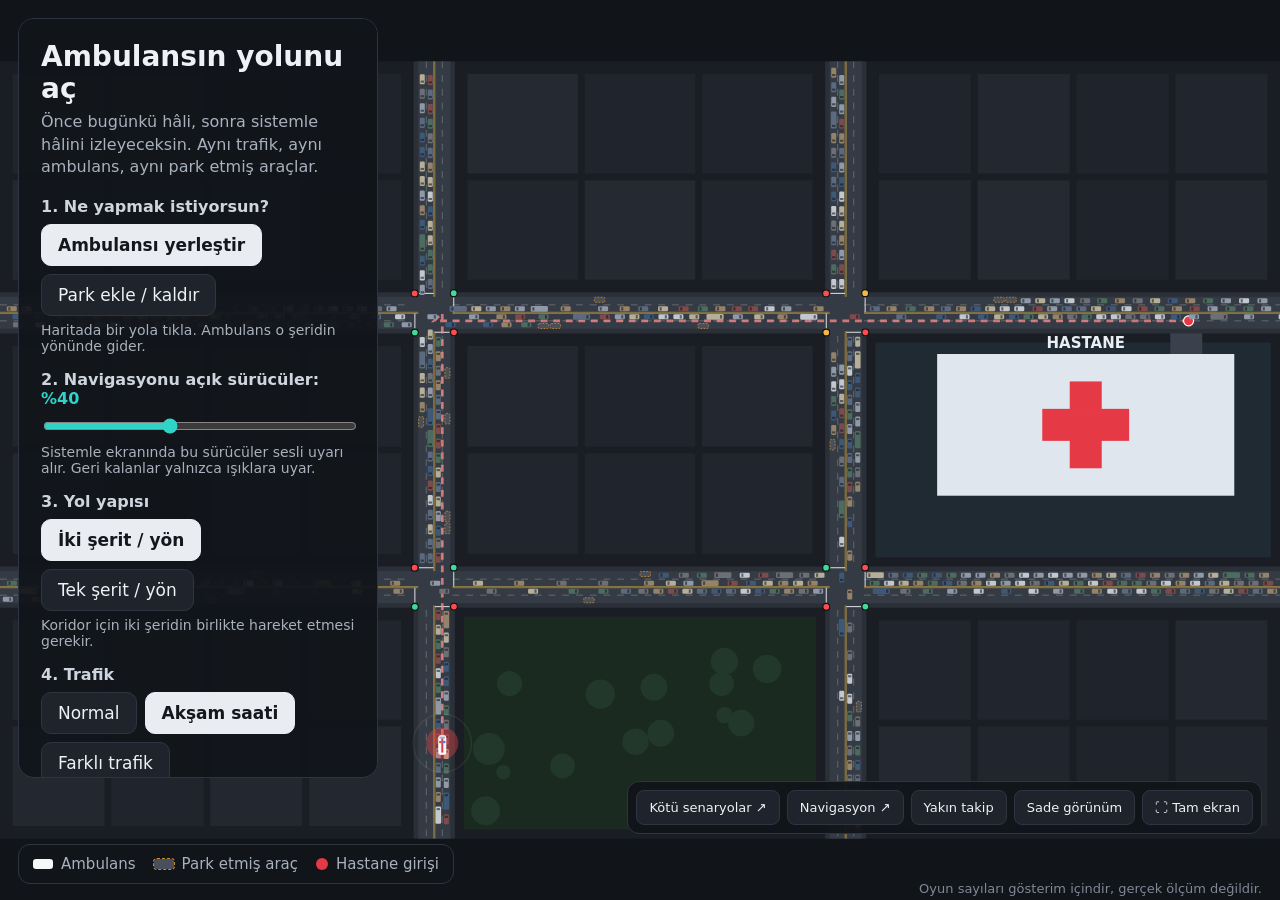
<file: index.html>
<!doctype html>
<html lang="tr">
<head>
<meta charset="utf-8">
<meta name="viewport" content="width=device-width,initial-scale=1">
<title>Ambulans Koridoru · Trafik Laboratuvarı</title>
<style>
:root{--bg:#14171c;--panel:rgba(18,21,26,.94);--text:#eef1f5;--muted:#a9b1bd;--green:#3ddc97;--red:#ff5a5f;--amber:#f5b942;--blue:#4f9dff;--teal:#2fd3c7;--line:#2f3540}
*{box-sizing:border-box}
html,body{margin:0;height:100%;background:var(--bg);color:var(--text);font-family:system-ui,-apple-system,"Segoe UI",Roboto,Arial,sans-serif;overflow:hidden}
canvas{display:block;width:100vw;height:100vh;cursor:crosshair}
.hidden{display:none!important}
button{font:inherit;color:inherit;cursor:pointer;border:1px solid var(--line);background:#1f242c;border-radius:10px;padding:10px 16px;font-size:17px}
button:hover{background:#272d37}
button.primary{background:var(--green);color:#0d1a14;border-color:var(--green);font-weight:700}
button.primary:hover{filter:brightness(1.07)}
button.on{background:#e9edf2;color:#14171c;border-color:#e9edf2;font-weight:700}
/* HUD */
#hud{position:fixed;top:18px;left:18px;display:flex;gap:14px;align-items:stretch;pointer-events:none}
.badge{background:var(--panel);border:1px solid var(--line);border-radius:14px;padding:14px 20px;display:flex;gap:16px;align-items:center}
.badge .num{width:46px;height:46px;border-radius:50%;display:flex;align-items:center;justify-content:center;font-weight:800;font-size:24px}
.badge .title{font-size:30px;font-weight:800;letter-spacing:.5px}
.badge .sub{font-size:16px;color:var(--muted);margin-top:2px;max-width:420px}
.stats{background:var(--panel);border:1px solid var(--line);border-radius:14px;padding:12px 18px;display:flex;gap:26px;align-items:center}
.stats div{display:flex;flex-direction:column;align-items:flex-start}
.stats b{font-size:30px;font-variant-numeric:tabular-nums;font-weight:800}
.stats span{font-size:14px;color:var(--muted)}
#ctrl{position:fixed;top:18px;right:18px;display:flex;gap:8px;background:var(--panel);border:1px solid var(--line);border-radius:14px;padding:8px}
#ctrl button{padding:8px 14px;font-size:16px}
#legend{position:fixed;left:18px;bottom:16px;background:var(--panel);border:1px solid var(--line);border-radius:12px;padding:10px 14px;display:flex;gap:18px;font-size:15px;color:var(--muted);flex-wrap:wrap;max-width:calc(100vw - 36px)}
#legend .it{display:flex;align-items:center;gap:8px}
#legend i{display:inline-block;width:20px;height:10px;border-radius:3px}
#legend .tag{font-weight:800;font-style:normal;padding:0 6px;border-radius:5px;font-size:14px}
#note{position:fixed;right:18px;bottom:16px;font-size:13px;color:#7f8896}
/* Setup panel */
#setup{position:fixed;top:18px;left:18px;width:360px;max-height:calc(100vh - 90px);overflow:auto;background:var(--panel);border:1px solid var(--line);border-radius:16px;padding:22px}
#setup h1{margin:0 0 6px;font-size:28px;line-height:1.15}
#setup p.lead{margin:0 0 18px;color:var(--muted);font-size:16px;line-height:1.4}
.step{margin:0 0 16px}
.step h3{margin:0 0 8px;font-size:16px;color:#cfd5de;font-weight:700}
.step .hint{font-size:14px;color:var(--muted);margin-top:6px}
.row{display:flex;gap:8px;flex-wrap:wrap}
input[type=range]{width:100%;accent-color:var(--teal)}
.big{width:100%;padding:16px;font-size:21px;margin-top:6px}
#navVal{font-weight:800;color:var(--teal)}
/* Cards */
.overlay{position:fixed;inset:0;display:flex;align-items:center;justify-content:center;background:rgba(10,12,15,.55)}
.card{background:var(--panel);border:1px solid var(--line);border-radius:20px;padding:34px 40px;max-width:720px;text-align:center}
.card .k{font-size:18px;color:var(--muted);letter-spacing:1px;text-transform:uppercase}
.card .v{font-size:64px;font-weight:800;margin:6px 0 4px;font-variant-numeric:tabular-nums}
.card .d{font-size:19px;color:var(--muted);margin-bottom:24px}
.card .row{justify-content:center}
/* Results */
#results{position:fixed;inset:0;background:var(--bg);overflow:auto;padding:36px 48px}
#results h1{font-size:40px;margin:0 0 4px}
#results .lead{color:var(--muted);font-size:18px;margin:0 0 26px}
.grid{display:grid;grid-template-columns:repeat(auto-fit,minmax(260px,1fr));gap:16px;margin-bottom:22px}
.m{background:#1b1f26;border:1px solid var(--line);border-radius:16px;padding:20px 22px}
.m .name{font-size:17px;color:var(--muted);margin-bottom:12px}
.m .pair{display:flex;align-items:baseline;gap:12px;font-variant-numeric:tabular-nums;flex-wrap:wrap}
.m .from{font-size:24px;color:#ff8f92;font-weight:700}
.m .arrow{color:var(--muted);font-size:22px}
.m .to{font-size:34px;color:var(--green);font-weight:800}
.m .chg{margin-top:10px;font-size:22px;font-weight:800}
.m .chg.good{color:var(--green)} .m .chg.bad{color:var(--red)} .m .chg.flat{color:var(--muted)}
.m .lbl{font-size:13px;color:#7f8896;margin-top:2px}
.world{background:#17201c;border:1px solid #264034;border-radius:16px;padding:20px 24px;margin-bottom:16px}
.world h2{margin:0 0 12px;font-size:22px}
.world ul{margin:0;padding-left:20px;font-size:18px;line-height:1.6}
.world .src{font-size:14px;color:#8fa79b}
.small{font-size:14px;color:#7f8896;margin:6px 0 20px}
#toast{position:fixed;left:50%;bottom:70px;transform:translateX(-50%);background:#2a1d1f;border:1px solid #6b2f33;color:#ffd7d8;padding:12px 18px;border-radius:12px;font-size:16px;opacity:0;transition:opacity .25s;pointer-events:none}
#toast.show{opacity:1}

.sessionbar{position:fixed;right:18px;bottom:66px;display:flex;gap:7px;z-index:4;background:var(--panel);padding:8px;border:1px solid var(--line);border-radius:12px}.sessionbar a,.sessionbar button{font-size:13px;padding:9px 12px;color:var(--text);text-decoration:none;display:inline-block;border:1px solid var(--line);border-radius:8px;background:#1f242c}button:focus-visible,a:focus-visible{outline:3px solid #fff;outline-offset:3px}#note{bottom:4px}#setup{max-height:calc(100dvh - 140px)}.inspect #setup,.inspect #hud,.inspect #legend,.inspect #note{display:none!important}.inspect #ctrl{opacity:.25}.inspect #ctrl:hover{opacity:1}.inspect .sessionbar{opacity:.3}.inspect .sessionbar:hover{opacity:1}@media(max-width:1100px){#hud{gap:8px;right:18px;flex-wrap:wrap;max-width:70vw}.badge .title{font-size:23px}.badge .sub{font-size:12px;max-width:320px}.stats b{font-size:21px}.stats{gap:16px}.stats span{font-size:11px}}@media(max-width:640px){#setup{width:calc(100vw - 28px);left:14px;top:14px;padding:16px;max-height:65dvh}#hud{top:10px;left:10px;right:10px;max-width:none;gap:5px}.badge{padding:8px}.badge .num{width:28px;height:28px;font-size:16px}.badge .title{font-size:19px}.badge .sub{max-width:240px;font-size:10px}.stats{padding:8px;gap:12px}.stats b{font-size:19px}.stats span{font-size:9px}#ctrl{top:auto;bottom:120px;left:10px;right:auto}#ctrl button{font-size:12px;padding:6px}.sessionbar{left:10px;right:10px;bottom:67px;justify-content:center;flex-wrap:wrap}.sessionbar a,.sessionbar button{font-size:11px;padding:7px}#legend{font-size:10px;gap:8px;left:10px;bottom:22px;max-width:calc(100vw - 20px)}#note{font-size:9px;right:10px}#results{padding:22px 15px 130px}.card{padding:25px 18px;max-width:94vw}.card .v{font-size:42px}}
#followInset{position:fixed;right:18px;bottom:133px;width:390px;height:265px;border:1px solid #506777;border-radius:13px;background:#161d25;overflow:hidden;pointer-events:none}#followInset strong{display:block;font-size:10px;letter-spacing:1.5px;padding:10px 13px;color:#c4dadf}#followCanvas{width:100%;height:230px;cursor:default}@media(max-width:640px){#followInset{width:250px;height:180px;bottom:180px}#followCanvas{height:146px}}

@media(max-width:699px){
#setup{top:auto;bottom:0;left:0;right:0;width:100%;max-height:46dvh;background:#12151a;border-radius:16px 16px 0 0;padding:14px 16px 18px;z-index:6}
#setup h1{font-size:22px}#setup p.lead{font-size:14px;margin-bottom:12px}.step{margin-bottom:12px}.step h3{font-size:15px}.step .hint{font-size:12px}
#setup button{font-size:15px;padding:9px 12px}#setup .big{padding:13px;font-size:18px}
#hud{top:8px;left:8px;right:8px;max-width:none;flex-direction:column;gap:6px}
.badge{padding:8px 12px;gap:10px}.badge .num{width:28px;height:28px;font-size:16px}.badge .title{font-size:19px}.badge .sub{font-size:11px;max-width:none}
.stats{padding:8px 12px;gap:10px;justify-content:space-between}.stats b{font-size:20px}.stats span{font-size:10px}
#legend{left:8px;right:8px;bottom:116px;max-width:none;flex-wrap:nowrap;overflow-x:auto;font-size:11px;gap:12px;padding:7px 10px;white-space:nowrap}
#ctrl{top:auto;left:8px;right:8px;bottom:60px;justify-content:space-between;padding:6px;gap:6px}
#ctrl button{flex:1;font-size:14px;padding:8px 4px;min-height:40px}
.sessionbar{left:8px;right:8px;bottom:8px;flex-wrap:nowrap;overflow-x:auto;justify-content:flex-start}
.sessionbar a,.sessionbar button{font-size:12px;padding:9px 10px;white-space:nowrap;flex:none}
#note{display:none}
#followInset{width:170px;height:122px;right:8px;bottom:auto;top:140px}#followCanvas{height:96px}
#toast{bottom:auto;top:50%;max-width:90vw;text-align:center}
}
</style>
</head>
<body>
<canvas id="c"></canvas><aside id="followInset" class="hidden"><strong>AMBULANSI YAKINDAN İZLE</strong><canvas id="followCanvas" aria-label="Ambulansın çevresinin büyütülmüş görünümü"></canvas></aside>

<div id="setup">
  <h1>Ambulansın yolunu aç</h1>
  <p class="lead">Önce bugünkü hâli, sonra sistemle hâlini izleyeceksin. Aynı trafik, aynı ambulans, aynı park etmiş araçlar.</p>
  <div class="step">
    <h3>1. Ne yapmak istiyorsun?</h3>
    <div class="row"><button id="mAmb" class="on">Ambulansı yerleştir</button><button id="mPark">Park ekle / kaldır</button></div>
    <div class="hint" id="modeHint">Haritada bir yola tıkla. Ambulans o şeridin yönünde gider.</div>
  </div>
  <div class="step">
    <h3>2. Navigasyonu açık sürücüler: <span id="navVal">%40</span></h3>
    <input id="nav" type="range" min="0" max="100" step="10" value="40">
    <div class="hint">Sistemle ekranında bu sürücüler sesli uyarı alır. Geri kalanlar yalnızca ışıklara uyar.</div>
  </div>
  <div class="step"><h3>3. Yol yapısı</h3><div class="row"><button id="roadWide" class="on">İki şerit / yön</button><button id="roadNarrow">Tek şerit / yön</button></div><div class="hint" id="roadHint">Koridor için iki şeridin birlikte hareket etmesi gerekir.</div></div>
  <div class="step">
    <h3>4. Trafik</h3>
    <div class="row"><button id="dNormal">Normal</button><button id="dAksam" class="on">Akşam saati</button><button id="dSeed" title="Aynı ayarlarla farklı araçlar">Farklı trafik</button></div>
    <div class="hint">Şu anki trafik yoğunluğu: <b id="congNow">%–</b> (hız, boş yol hızına göre ne kadar düşmüş)</div>
  </div>
  <button id="start" class="primary big">Başlat ▶</button>
</div>

<div id="hud" class="hidden">
  <div class="badge"><div class="num" id="pNum">1</div><div><div class="title" id="pTitle">BUGÜN</div><div class="sub" id="pSub"></div></div></div>
  <div class="stats">
    <div><b id="sTime">00:00</b><span>ambulansın süresi</span></div>
    <div><b id="sSpeed">0</b><span>km/sa şu an</span></div>
    <div><b id="sChaos">0</b><span>kaos anı</span></div>
    <div><b id="sCong">%0</b><span>trafik yoğunluğu</span></div>
  </div>
</div>
<div id="ctrl" class="hidden">
  <button data-sp="1">1×</button><button data-sp="3" class="on">3×</button><button data-sp="6">6×</button><button id="pause">❚❚</button><button id="back" title="Ayarlara dön">Ayarlar</button>
</div>
<div id="legend"></div>
<div id="note">Oyun sayıları gösterim içindir, gerçek ölçüm değildir.</div>

<div id="card" class="overlay hidden"><div class="card">
  <div class="k" id="cK">Bugün</div>
  <div class="v" id="cV">00:00</div>
  <div class="d" id="cD"></div>
  <div class="row"><button id="cAgain">Tekrar izle</button><button id="cNext" class="primary">Sistemle izle ▶</button></div>
</div></div>

<div id="results" class="hidden">
  <h1>Sonuç: aynı trafik, iki farklı gün</h1>
  <p class="lead" id="rLead"></p>
  <div class="grid" id="rGrid"></div>
  <div class="world"><h2>Bu sonuç ne anlatıyor?</h2><p>Rakamlar bu modelin varsayımlarından hesaplanır. Sürücülerin tepki süreleri, yol verme davranışı ve uyarı etkisi sahada kalibre edilmemiştir. Kaza olasılığı veya kurtarılan hayat sayısı hesaplanmaz.</p><p>Tek şeritli yolda yan koridor oluşmaz: ambulans öndeki kuyruğun çözülmesini bekler. Uyarı fiziksel alan yaratmaz.</p></div><p class="small">Araştırma kaynakları PROJE_NOTLARI.md dosyasındadır; buradaki gösterim bağımsız saha kanıtı değildir. Kötü senaryolar ayrı olay canlandırmalarıdır.</p>
  <div class="row"><button id="rAgain" class="primary">Tekrar oyna</button><button id="rSetup">Ayarları değiştir</button></div>
</div>
<div id="toast"></div><nav class="sessionbar" aria-label="Sunum sayfaları"><a href="senaryolar.html">Kötü senaryolar ↗</a><a href="navigasyon.html">Navigasyon ↗</a><button id="follow">Yakın takip</button><button id="focusMap">Sade görünüm</button><button id="fullScreen">⛶ Tam ekran</button></nav>

<script>
(() => {
'use strict';
/* ================= Yardımcılar ================= */
function mulberry32(a){return function(){a|=0;a=a+0x6D2B79F5|0;let t=Math.imul(a^a>>>15,1|a);t=t+Math.imul(t^t>>>7,61|t)^t;return((t^t>>>14)>>>0)/4294967296}}
function expo(r,rate){return -Math.log(1-r())/rate}
const clamp=(x,a,b)=>Math.max(a,Math.min(b,x));
function fmt(t){t=Math.max(0,Math.round(t));const m=Math.floor(t/60),s=t%60;return String(m).padStart(2,'0')+':'+String(s).padStart(2,'0')}

/* ================= Şehir geometrisi (metre) ================= */
const W=560,H=340,XS=[190,370],YS=[110,230],RW=7,OFF_IN=1.75,OFF_CURB=5.25,OFF_CORR=3.5,CAR_W=1.9;
const DEST={rd:'H0+',s:520};
const DT=0.1, WARM=360, MAXT=1800;
const DENS={normal:{H:520,V:170,fill:0.3,exit:false},aksam:{H:1500,V:460,fill:0.95,exit:true}};
const EXIT_C=40,EXIT_G=17; // harita dışındaki (görünmeyen) kavşaklar: çıkışlar da tıkalı // araç/saat/şerit
const G_H=50,G_V=12,T_Y=3,T_AR=2; // dikey yollar ~60 sn kırmızı / ~10 sn yeşil
const WARN_D=220, SIREN_D=35, PANIC_P=0.35; // siren: kapalı camlı araçta ~35 m
const AMB_V=16, AMB_CORR_V=8.5, AMB_LEN=6.5;
const A=1.4,B=2.0,S0=2.0,TH=1.2;
const COLORS=['#8f99a8','#c3c8cf','#5b6a7e','#3e5878','#7d4b4b','#6c6f75','#b5ae98','#4d6c60','#93836a'];

const inters=[];
for(let j=0;j<2;j++)for(let i=0;i<2;i++)inters.push({n:inters.length,i,j,x:XS[i],y:YS[j],cross:{H:[],V:[]}});
const interAt=(i,j)=>inters.find(t=>t.i===i&&t.j===j);
const lanes=[],rds={},rdList=[];
for(const axis of['H','V'])for(let r=0;r<2;r++)for(const dir of[1,-1]){
  const key=axis+r+(dir>0?'+':'-'),L=axis==='H'?W:H;
  const rd={key,axis,r,dir,L,lanes:[],inters:[]};
  for(let k=0;k<2;k++){
    const it=axis==='H'?interAt(k,r):interAt(r,k);
    const c=axis==='H'?XS[k]:YS[k];
    const sC=dir>0?c:L-c;
    rd.inters.push({it,sC,sStop:sC-RW-1.5,rd});
  }
  rd.inters.sort((a,b)=>a.sC-b.sC);
  for(const e of rd.inters)e.it.cross[axis].push(e);
  for(const idx of[0,1]){const lane={id:lanes.length,rd,idx,off:idx===0?OFF_CURB:OFF_IN};lanes.push(lane);rd.lanes.push(lane)}
  rds[key]=rd;rdList.push(rd);
}
function pos(rd,s,off){
  if(rd.axis==='H'){const x=rd.dir>0?s:W-s;return[x,YS[rd.r]+rd.dir*off,rd.dir>0?0:Math.PI]}
  const y=rd.dir>0?s:H-s;return[XS[rd.r]-rd.dir*off,y,rd.dir>0?Math.PI/2:-Math.PI/2];
}

/* ================= Rota ================= */
function findRoute(rdKey,s){
  let best=null,bestC=Infinity;
  (function dfs(key,s0,legs,cost,depth){
    const rd=rds[key];
    if(key===DEST.rd&&DEST.s>s0+1){const c=cost+DEST.s-s0;if(c<bestC){bestC=c;best=[...legs,{rd:key,sStart:s0,sEnd:DEST.s,turn:null}]}}
    if(depth>=3)return;
    for(const e of rd.inters){
      if(e.sC<s0+12)continue;
      const other=rd.axis==='H'?'V':'H';
      for(const ce of e.it.cross[other])dfs(ce.rd.key,ce.sC,[...legs,{rd:key,sStart:s0,sEnd:e.sC,turn:e.it}],cost+e.sC-s0+15,depth+1);
    }
  })(rdKey,s,[],0,0);
  return best;
}

/* ================= Sinyaller ================= */
function light(sg,axis){if(sg.phase!==axis)return'R';return sg.stage==='G'?'G':sg.stage==='Y'?'Y':'R'}
function stepSignal(sg,occ){
  sg.t+=DT;
  if(sg.stage==='G'){
    const g=sg.phase==='H'?G_H:G_V;
    if(sg.preempt){if(sg.preempt!==sg.phase){sg.stage='Y';sg.t=0}}
    else if(sg.t>=g){sg.stage='Y';sg.t=0}
  }else if(sg.stage==='Y'){
    if(sg.t>=T_Y){sg.stage='AR';sg.t=0}
  }else if(sg.t>=T_AR){
    const next=sg.preempt?sg.preempt:(sg.phase==='H'?'V':'H');const other=next==='H'?'V':'H';if(occ&&occ[other]>0)return;sg.phase=next;sg.stage='G';sg.t=0;
  }
}

/* ================= Dünya ================= */
function makeWorld(cfg){
  const w={cfg,mode:cfg.mode,t:0,veh:[],amb:null,chaos:0,nextId:1,sig:[],ls:[],items:lanes.map(()=>[]),occ:inters.map(()=>({H:0,V:0})),m:{othersV:0,othersN:0,warned:0}};
  inters.forEach((it,n)=>w.sig.push({n,phase:'H',stage:'G',t:[0,16,31,47][n],preempt:null}));
  const d=DENS[cfg.density];
  for(const l of lanes){const rng=mulberry32((cfg.seed*7919+l.id*104729+13)>>>0);const rate=cfg.singleLane&&l.idx===0?0:(l.rd.axis==='H'?d.H:d.V)/3600;w.ls[l.id]={rng,rate,next:expo(rng,rate),pending:[]}}
  w.parked=cfg.parked.map(p=>({lane:rds[p.rd].lanes[0],s:p.s,len:4.6,v:0,parked:true}));
  // başlangıçta tüm yolları araçla doldur (boş şehirden başlamasın)
  for(const l of lanes){
    if(cfg.singleLane&&l.idx===0)continue;
    const r=mulberry32((cfg.seed*15485863+l.id*7907+5)>>>0);let s=l.rd.L-2;
    while(s>6){
      const big=r()<0.08,len=big?7.5:4.4,vDes=11+4*r(),color=COLORS[Math.floor(r()*COLORS.length)],navU=r(),panicU=r(),react=0.8+2.2*r(),put=r()<d.fill;
      const inBox=l.rd.inters.some(e=>s>e.sC-RW-2&&s-len<e.sC+RW+2);
      const onPark=l.idx===0&&w.parked.some(p=>p.lane===l&&s>p.s-p.len-2&&s-len<p.s+2);
      if(put&&!inBox&&!onPark)w.veh.push({id:w.nextId++,lane:l,s,v:0,len,big,vDes,color,nav:navU<cfg.navFrac,panicU,react,lat:0,latTarget:0,state:'normal',awareT:-1,reacted:false,warned:false,crossT:-1,crossStop:false,crossBub:false,conf:-1,bubble:null,lcCool:0,_k:0,creepE:null,panicT:0});
      s-=len+2.2+r()*1.2;
    }
  }
  return w;
}
function spawnStep(w){
  for(const l of lanes){
    if(w.cfg.singleLane&&l.idx===0)continue;
    const st=w.ls[l.id],r=st.rng;
    while(st.next<=w.t){
      const big=r()<0.08,vDes=11+4*r(),color=COLORS[Math.floor(r()*COLORS.length)],navU=r(),panicU=r(),react=0.8+2.2*r();
      if(st.pending.length<40)st.pending.push({len:big?7.5:4.4,big,vDes,color,navU,panicU,react});
      st.next+=expo(r,st.rate);
    }
    if(!st.pending.length)continue;
    const items=w.items[l.id],first=items[0]||null,p=st.pending[0];
    if(first&&(first.s-first.len)<p.len+3)continue;
    st.pending.shift();
    const v0=first?Math.min(p.vDes,first.v+1):p.vDes*0.9;
    const veh={id:w.nextId++,lane:l,s:p.len,v:v0,len:p.len,big:p.big,vDes:p.vDes,color:p.color,nav:p.navU<w.cfg.navFrac,panicU:p.panicU,react:p.react,lat:0,latTarget:0,state:'normal',awareT:-1,reacted:false,warned:false,crossT:-1,crossStop:false,crossBub:false,conf:-1,bubble:null,lcCool:0,_k:0,creepE:null,panicT:0};
    w.veh.push(veh);items.unshift(veh);
  }
}
function buildLanes(w){
  for(const l of lanes)w.items[l.id].length=0;
  for(const v of w.veh)w.items[v.lane.id].push(v);
  for(const p of w.parked)w.items[p.lane.id].push(p);
  const a=w.amb;
  if(a&&!a.done){const rd=rds[a.legs[a.legIdx].rd];a.item.s=a.s;a.item.v=a.v;for(const ln of rd.lanes)w.items[ln.id].push(a.item)}
  for(const l of lanes){const arr=w.items[l.id];arr.sort((p,q)=>p.s-q.s);for(let k=0;k<arr.length;k++){const it=arr[k];if(!it.parked&&!it.isAmb)it._k=k}}
}
function computeOcc(w){
  for(const o of w.occ){o.H=0;o.V=0}
  const add=(rd,s,len)=>{for(const e of rd.inters)if(s>e.sC-RW&&s-len<e.sC+RW)w.occ[e.it.n][rd.axis]++};
  for(const v of w.veh)add(v.lane.rd,v.s,v.len);
  const a=w.amb;if(a&&!a.done)add(rds[a.legs[a.legIdx].rd],a.s,a.len);
}
function idm(v,v0,gap,dv){v0=Math.max(v0,0.5);const ss=S0+Math.max(0,v*TH+v*dv/(2*Math.sqrt(A*B)));return A*(1-Math.pow(v/v0,4)-Math.pow(ss/Math.max(gap,0.1),2))}
function freeAcc(v,v0){v0=Math.max(v0,0.5);return A*(1-Math.pow(v/v0,4))}
function bubble(v,text,color){v.bubble={text,color,t:2.6}}
function fullyYielded(it){return !it.singleLane&&it.state==='yield'&&((it.lane.idx===1&&it.lat<=-1.0)||(it.lane.idx===0&&it.lat>=1.0))}
function setYieldLat(w,v){
  if(w.cfg.singleLane){v.singleLane=true;v.partial=true;v.latTarget=0;return}
  // kuyrukta sıkışmış, organize olmayan sürücü ancak biraz kıpırdayabilir; uyarı alan / hareket eden tam çekilir
  const free=v.warned||v.cue||v.squeezed||v.v>2,amt=free?1.3:0.55;v.partial=!free;
  if(v.lane.idx===1){v.latTarget=-amt;return}
  const blocked=w.parked.some(p=>p.lane===v.lane&&p.s>v.s-v.len-1&&p.s-p.len<v.s+1);
  v.latTarget=blocked?0:amt;
}
function ambXY(w){const a=w.amb;return pos(rds[a.legs[a.legIdx].rd],a.s-a.len/2,w.cfg.singleLane?OFF_IN:OFF_CORR)}
function routeDist(w,v){
  const a=w.amb;if(!a||a.done)return null;
  const key=v.lane.rd.key;let acc=0;
  for(let k=a.legIdx;k<a.legs.length;k++){
    const leg=a.legs[k],from=k===a.legIdx?a.s:leg.sStart;
    if(leg.rd===key){
      const rear=v.s-v.len,minS=k===a.legIdx?from-a.len-3:from;
      if(v.s>=minS&&rear<=leg.sEnd+4)return acc+(rear-from);
    }
    acc+=leg.sEnd-from;
  }
  return null;
}
function nextEntryAhead(v){for(const e of v.lane.rd.inters)if(v.s<e.sC-RW+0.3)return e;return null}
function queuedAtRed(w,v){
  const e=nextEntryAhead(v);if(!e)return null;
  if(light(w.sig[e.it.n],v.lane.rd.axis)==='G')return null;
  const dStop=e.sStop-v.s;if(dStop<-0.5||dStop>30||v.v>1.5)return null;
  let rank=0;const items=w.items[v.lane.id];
  for(let m=v._k+1;m<items.length;m++){const it=items[m];if(it.s>e.sStop+0.5)break;if(!it.parked&&!it.isAmb)rank++}
  return{e,rank};
}
function react(w,v){
  if(v.cue){v.state='yield';setYieldLat(w,v);return}
  const q=queuedAtRed(w,v);
  if(w.mode==='bugun'&&q&&q.rank<2){v.state='creep';v.creepE=q.e;bubble(v,'!','#f5b942');w.chaos++;return}
  const calm=w.mode==='sistem'&&v.nav;
  if(!calm&&v.panicU<PANIC_P){v.state='panic';v.panicT=3.0;bubble(v,'!','#ff5a5f');w.chaos++;return}
  v.state='yield';setYieldLat(w,v);
}
function crossCheck(w,v){
  const a=w.amb;const axisA=rds[a.legs[a.legIdx].rd].axis;
  if(v.lane.rd.axis===axisA){v.crossStop=false;v.crossT=-1;return}
  const e=nextEntryAhead(v);
  if(!e){v.crossStop=false;v.crossT=-1;return}
  const[ax,ay]=ambXY(w),it=e.it;
  const near=Math.hypot(ax-it.x,ay-it.y)<22&&(e.sStop-v.s)<40; // ambulans kavşağa gelmeden yeşildekiler fark etmez
  if(near){if(v.crossT<0&&!v.crossStop)v.crossT=v.react}
  else{v.crossStop=false;v.crossT=-1;return}
  if(v.crossT>=0){v.crossT-=DT;if(v.crossT<=0){v.crossT=-1;v.crossStop=true;if(!v.crossBub&&w.mode==='bugun'){v.crossBub=true;bubble(v,'?','#f5b942')}}}
}
function awareness(w){
  const a=w.amb&&!w.amb.done?w.amb:null;
  for(const v of w.veh){
    if(v.bubble){v.bubble.t-=DT;if(v.bubble.t<=0)v.bubble=null}
    if(!a){if(v.state==='yield'||v.state==='panic'){v.state='normal';v.latTarget=0}v.crossStop=false;continue}
    const d=routeDist(w,v);
    if(d!==null){
      if(w.mode==='sistem'&&v.nav&&d>0&&d<WARN_D&&!v.warned){
        v.warned=true;v.reacted=true;w.m.warned++;
        if(v.state==='normal'||v.state==='panic'){v.state='yield';setYieldLat(w,v)}
      }
      if(!v.reacted&&v.awareT<0&&d<SIREN_D)v.awareT=v.react;
      if(!v.reacted&&v.awareT<0&&d<120&&w.mode==='sistem'){const ld=w.items[v.lane.id][v._k+1];if(ld&&ld.warned&&ld.state==='yield'){v.cue=true;v.awareT=v.react*0.6}}
      v.ambD=d;
      if(!v.reacted&&v.awareT>=0){v.awareT-=DT;if(v.awareT<=0){v.reacted=true;react(w,v)}}
      if(v.reacted&&v.state==='normal'&&d<60){v.state='yield';setYieldLat(w,v)}
    }else{v.ambD=null;if(v.state==='yield'||v.state==='panic'){v.state='normal';v.latTarget=0}}
    if(v.state==='yield'&&v.partial){
      if(v.v>2)setYieldLat(w,v);
      else if(d!==null&&d<15){v.sqT=(v.sqT||0)+DT;if(v.sqT>4+2*v.react){v.squeezed=true;setYieldLat(w,v)}} // ambulans arkasında bekleyince sonunda sıkışıp yer açar
    }
    if(v.state==='panic'){v.panicT-=DT;if(v.panicT<=0){v.state='yield';setYieldLat(w,v)}}
    if(v.state==='creep'&&(v.s>v.creepE.sC+RW+1||v.lane.rd!==v.creepE.rd)){
      if(d!==null){v.state='yield';setYieldLat(w,v)}else{v.state='normal';v.latTarget=0}
    }
    crossCheck(w,v);
  }
}
function exitBlocked(w,v,lead,e){
  if(!lead||lead.isAmb)return false;
  if(lead.s<=e.sStop)return false;
  return(lead.s-lead.len)-(e.sC+RW)<v.len+2&&lead.v<5;
}
function dynamics(w){
  for(const v of w.veh){
    const rd=v.lane.rd,items=w.items[v.lane.id];
    let lead=null;
    for(let m=v._k+1;m<items.length;m++){const it=items[m];if(it.isAmb&&(v.state==='yield'||v.state==='panic'))continue;lead=it;break}
    let v0=v.vDes;if(v.state==='yield'&&v.ambD!==null&&v.ambD<40)v0=2.5;if(v.state==='creep')v0=3.5;
    let acc;
    if(v.state==='panic')acc=-5;
    else{
      acc=lead?idm(v.v,v0,(lead.s-lead.len)-v.s,v.v-lead.v):freeAcc(v.v,v0);
      // fermuar: sağ şeritte park yüzünden bekleyen aracın önüne geçme, yer aç
      if(v.lane.idx===1){
        for(const c of w.items[rd.lanes[0].id]){
          if(!c.wantMerge)continue;const cr=c.s-c.len-v.s;
          if(cr>0&&cr<12){acc=Math.min(acc,idm(v.v,v0,cr,v.v-c.v));break}
        }
      }
      const e=nextEntryAhead(v);
      if(e){
        const n=e.it.n,lt=light(w.sig[n],rd.axis),dStop=e.sStop-v.s;
        const before=dStop>-0.3,stopPt=before?e.sStop:e.sC-RW-0.3;
        if(v.state!=='creep'){
          let stop=false;
          if(before&&lt==='R')stop=true;
          else if(before&&lt==='Y'&&dStop>v.v*v.v/6+0.5)stop=true;
          if(exitBlocked(w,v,lead,e))stop=true;
          if(before&&v.crossStop)stop=true;
          if(stop)acc=Math.min(acc,idm(v.v,v0,Math.max(stopPt-v.s,0.1),v.v));
        }
        const other=rd.axis==='H'?'V':'H';
        if(w.occ[n][other]>0){
          const dist=(e.sC-RW-0.8)-v.s;
          if(dist<40){const a2=idm(v.v,v0,Math.max(dist,0.1),v.v);
            if(a2<acc){if(a2<-2&&lt==='G'&&v.state==='normal'&&v.conf!==n){v.conf=n;bubble(v,'?!','#f5b942');w.chaos++}acc=a2}}
        }
      }
    }
    if(DENS[w.cfg.density].exit&&v.state!=='panic'){
      const L=rd.L,dE=(L-1)-v.s;
      if(dE>-0.5&&dE<60&&((w.t+v.lane.id*7.3)%EXIT_C)>EXIT_G)acc=Math.min(acc,idm(v.v,v0,Math.max(dE,0.1),v.v));
    }
    acc=Math.max(acc,-9);
    let nv=Math.max(0,v.v+acc*DT),ns=v.s+(v.v+nv)/2*DT;
    if(lead){const lim=lead.s-lead.len-0.3;if(ns>lim){ns=Math.max(v.s,lim);nv=Math.min(nv,lead.v)}}
    v._nv=nv;v._ns=ns;
  }
  const a=w.amb&&!w.amb.done;
  for(const v of w.veh){
    v.v=v._nv;v.s=v._ns;
    const ls=(v.warned||v.state==='normal')?1.4:0.7,dl=v.latTarget-v.lat;v.lat+=clamp(dl,-ls*DT,ls*DT);
    if(a){w.m.othersV+=v.v;w.m.othersN++}
  }
  if(a&&Math.round(w.t*10)%10===0){w.m.congS+=congestion(w);w.m.congN++}
}
function crossApproaching(w,n,other){
  for(const ce of inters[n].cross[other])for(const ln of ce.rd.lanes)for(const it of w.items[ln.id]){
    if(it.isAmb||it.parked)continue;
    if(it.s>=ce.sStop-12&&it.s<ce.sC-RW+0.5&&it.v>2&&!it.crossStop)return true;
  }
  return false;
}
function computePreempt(w){
  for(const s of w.sig)s.preempt=null;
  const a=w.amb;let acc=0,cnt=0;
  for(let k=a.legIdx;k<a.legs.length;k++){
    const leg=a.legs[k],rd=rds[leg.rd],from=k===a.legIdx?a.s:leg.sStart;
    for(const e of rd.inters){
      if(e.sC>leg.sEnd+0.5)continue;
      if(e.sStop<from-0.5)continue;
      const D=acc+(e.sStop-from);
      cnt++;
      if((cnt===1&&D<280)||(cnt===2&&D<100))if(!w.sig[e.it.n].preempt)w.sig[e.it.n].preempt=rd.axis;
    }
    acc+=leg.sEnd-from;
  }
}
function stepAmb(w){
  const a=w.amb,leg=a.legs[a.legIdx],rd=rds[leg.rd];
  let v0=AMB_V,lead=null,gapL=1e9,along=false,hesitant=false;
  for(const ln of rd.lanes)for(const it of w.items[ln.id]){
    if(it.isAmb||it.parked)continue;
    if(it.s<a.s-a.len-1)continue;
    const rear=it.s-it.len,fy=fullyYielded(it);
    if(rear>a.s-0.5){if(fy){if(rear-a.s<12){along=true;if(!it.warned)hesitant=true}continue}const g=rear-a.s;if(g<gapL){gapL=g;lead=it}}
    else if(fy){along=true;if(!it.warned)hesitant=true}
  }
  if(along)v0=hesitant?5.5:AMB_CORR_V;
  let acc=lead?idm(a.v,v0,gapL,a.v-lead.v):freeAcc(a.v,v0);
  const other=rd.axis==='H'?'V':'H';
  for(const e of rd.inters){
    if(e.sC>leg.sEnd+0.5||e.sStop<a.s-0.5)continue;
    const n=e.it.n,lt=light(w.sig[n],rd.axis),dStop=e.sStop-a.s,busy=w.occ[n][other]>0;
    if(lt!=='G'){
      const ok=!busy&&!crossApproaching(w,n,other);
      if(!ok)acc=Math.min(acc,idm(a.v,v0,Math.max(dStop,0.1),a.v));
      else if(dStop<25)acc=Math.min(acc,freeAcc(a.v,5));
    }else if(busy)acc=Math.min(acc,idm(a.v,v0,Math.max(dStop,0.1),a.v));
    break;
  }
  if(leg.turn&&leg.sEnd-a.s<28)acc=Math.min(acc,freeAcc(a.v,6));
  acc=Math.max(acc,-7);
  let nv=Math.max(0,a.v+acc*DT),ns=a.s+(a.v+nv)/2*DT;
  if(lead){const lim=lead.s-lead.len-0.4;if(ns>lim){ns=Math.max(a.s,lim);nv=Math.min(nv,lead.v)}}
  a.dist+=ns-a.s;a.s=ns;a.v=nv;a.t+=DT;if(nv<1)a.waitT+=DT;if(nv<2.78)a.slowT+=DT;
  if(a.s>=leg.sEnd){
    if(a.legIdx===a.legs.length-1)a.done=true;
    else{const over=a.s-leg.sEnd;a.legIdx++;a.s=a.legs[a.legIdx].sStart+over}
  }
}
function laneChanges(w){
  if(w.cfg.singleLane)return;
  for(const v of w.veh){
    v.wantMerge=false;
    if(v.lcCool>0){v.lcCool-=DT;continue}
    if(v.lane.idx!==0)continue;
    if(v.state==='panic')continue;
    const items=w.items[v.lane.id],lead=items[v._k+1];
    if(!lead||!lead.parked)continue;
    const gp=(lead.s-lead.len)-v.s;
    if(gp>45)continue;
    const waiting=gp<15&&v.v<1;v.wantMerge=waiting;
    const inner=v.lane.rd.lanes[1],it2=w.items[inner.id];
    let ahead=null,behind=null;for(const o of it2){if(o.s>v.s){ahead=o;break}behind=o}
    const okA=!ahead||(ahead.s-ahead.len)-v.s>=(waiting?0.6:2.5+0.3*v.v);
    const okB=!behind||(v.s-v.len)-behind.s>=(waiting?((behind.v||0)<1?0.3:1.5):2.5+0.6*(behind.v||0));
    if(okA&&okB){v.lane=inner;v.lat+=3.5;v.latTarget=0;v.lcCool=3;v.wantMerge=false;if(v.state==='yield')setYieldLat(w,v)}
  }
}
function step(w){
  w.t+=DT;
  if(w.amb&&!w.amb.done&&w.mode==='sistem')computePreempt(w);else for(const s of w.sig)s.preempt=null;
  computeOcc(w);for(const s of w.sig)stepSignal(s,w.occ[s.n]);
  spawnStep(w);buildLanes(w);computeOcc(w);awareness(w);dynamics(w);
  if(w.amb&&!w.amb.done){buildLanes(w);computeOcc(w);stepAmb(w)}
  laneChanges(w);
  w.veh=w.veh.filter(v=>v.s-v.len<v.lane.rd.L+2);
}
function warmup(w,secs){const n=Math.round(secs/DT);for(let i=0;i<n;i++)step(w)}
function spawnAmb(w){
  const c=w.cfg.amb,legs=findRoute(c.rd,c.s);if(!legs)return false;
  const rd=rds[c.rd];
  w.veh=w.veh.filter(v=>!(v.lane.rd===rd&&v.s>c.s-AMB_LEN-3&&v.s-v.len<c.s+3));
  w.amb={legs,legIdx:0,s:c.s,v:6,len:AMB_LEN,t:0,waitT:0,slowT:0,dist:0,done:false,routeLen:legs.reduce((s,l)=>s+l.sEnd-l.sStart,0),item:{isAmb:true,s:c.s,len:AMB_LEN,v:6}};
  w.chaos=0;w.m={othersV:0,othersN:0,warned:0,congS:0,congN:0};
  return true;
}
function congestion(w){if(!w.veh.length)return 0;let sv=0,sd=0;for(const v of w.veh){sv+=v.v;sd+=v.vDes}return Math.round(clamp(1-sv/sd,0,1)*100)}
function metricsOf(w){
  const a=w.amb;
  return{time:a.t,done:a.done,avgKmh:a.t>0?a.dist/a.t*3.6:0,wait:a.waitT,slow:a.slowT,chaos:w.chaos,othersKmh:w.m.othersN?w.m.othersV/w.m.othersN*3.6:0,cong:w.m.congN?Math.round(w.m.congS/w.m.congN):0,warned:w.m.warned,routeLen:a.routeLen};
}
function simulate(cfg){
  const w=makeWorld(cfg);warmup(w,WARM);
  if(!spawnAmb(w))return null;
  while(!w.amb.done&&w.amb.t<MAXT)step(w);
  return metricsOf(w);
}

/* ================= Varsayılanlar ================= */
const DEFAULT_PARKED=[
  {rd:'V0-',s:138},{rd:'V0-',s:143.2},{rd:'V0-',s:186},{rd:'V0-',s:206},
  {rd:'H0+',s:240},{rd:'H0+',s:245.2},{rd:'H0+',s:310},
  {rd:'H1-',s:280},{rd:'H1+',s:95},{rd:'V1+',s:170},{rd:'V1-',s:60},
  {rd:'H0-',s:120},{rd:'H0-',s:125.2},{rd:'H0-',s:300},{rd:'H1+',s:260},{rd:'V0+',s:160},{rd:'H1-',s:450}
];
const cfg={singleLane:false,seed:7,density:'aksam',navFrac:0.4,parked:DEFAULT_PARKED.map(p=>({...p})),amb:{rd:'V0-',s:45}};

/* ================= Çizim ================= */
const canvas=document.getElementById('c'),ctx=canvas.getContext('2d');
let view={sc:1,ox:0,oy:0},dpr=1,city=null,rot=false;
const isPhone=()=>innerWidth<700;
/* Telefonda haritayı üstteki ve alttaki panellerin arasına sığdırmak için boşlukları ölç */
function measureInsets(){
  if(!isPhone())return{t:0,b:innerHeight};
  const shown=el=>el&&!el.classList.contains('hidden')&&el.getClientRects().length>0;
  let t=8,b=innerHeight-8;
  const hud=document.getElementById('hud');if(shown(hud))t=Math.max(t,hud.getBoundingClientRect().bottom+6);
  for(const el of[document.getElementById('setup'),document.getElementById('legend'),document.getElementById('ctrl'),document.querySelector('.sessionbar')]){
    if(!shown(el))continue;const r=el.getBoundingClientRect();if(r.top>innerHeight*0.3)b=Math.min(b,r.top-6);
  }
  return{t,b};
}
function applyView(g){g.translate(view.ox,view.oy);g.scale(view.sc,view.sc);if(rot){g.translate(H,0);g.rotate(Math.PI/2)}}
function resize(){
  dpr=window.devicePixelRatio||1;
  canvas.width=Math.round(innerWidth*dpr);canvas.height=Math.round(innerHeight*dpr);
  rot=isPhone()&&innerHeight>innerWidth;
  const ins=measureInsets(),availH=Math.max(120,ins.b-ins.t),mw=rot?H:W,mh=rot?W:H;
  const sc=Math.min(innerWidth/mw,availH/mh);
  view={sc,ox:(innerWidth-mw*sc)/2,oy:ins.t+(availH-mh*sc)/2};
  city=renderCity();
}
function renderCity(){
  const oc=document.createElement('canvas');oc.width=canvas.width;oc.height=canvas.height;
  const g=oc.getContext('2d');
  g.setTransform(dpr,0,0,dpr,0,0);g.fillStyle='#111418';g.fillRect(0,0,innerWidth,innerHeight);
  applyView(g);
  g.fillStyle='#1a1e24';g.fillRect(0,0,W,H);
  const cols=[[0,XS[0]-RW-2],[XS[0]+RW+2,XS[1]-RW-2],[XS[1]+RW+2,W]],rows=[[0,YS[0]-RW-2],[YS[0]+RW+2,YS[1]-RW-2],[YS[1]+RW+2,H]];
  const rr=mulberry32(99);
  for(let ci=0;ci<3;ci++)for(let ri=0;ri<3;ri++){
    const[x0,x1]=cols[ci],[y0,y1]=rows[ri];
    if(ci===2&&ri===1)continue; // hastane
    if(ci===1&&ri===2){g.fillStyle='#1b2a21';g.fillRect(x0+4,y0+4,x1-x0-8,y1-y0-8);
      g.fillStyle='#22382b';for(let k=0;k<14;k++){g.beginPath();g.arc(x0+12+rr()*(x1-x0-24),y0+12+rr()*(y1-y0-24),3+rr()*4,0,7);g.fill()}continue}
    const nx=Math.max(1,Math.round((x1-x0)/48)),ny=Math.max(1,Math.round((y1-y0)/46));
    const bw=(x1-x0-8)/nx,bh=(y1-y0-8)/ny;
    for(let a=0;a<nx;a++)for(let b=0;b<ny;b++){
      const sh=0.85+rr()*0.15;g.fillStyle=`rgb(${Math.round(36*sh)},${Math.round(41*sh)},${Math.round(50*sh)})`;
      g.fillRect(x0+4+a*bw+1.5,y0+4+b*bh+1.5,bw-3,bh-3);
    }
  }
  // hastane
  const hx0=cols[2][0],hy0=rows[1][0],hx1=cols[2][1],hy1=rows[1][1];
  g.fillStyle='#1f2a33';g.fillRect(hx0+4,hy0+4,hx1-hx0-8,hy1-hy0-8);
  g.fillStyle='#dfe6ee';g.fillRect(410,128,130,62);
  g.fillStyle='#e63946';g.fillRect(468,140,14,38);g.fillRect(456,152,38,14);
  g.fillStyle='#3a414c';g.fillRect(512,117,14,11);
  // yollar
  const roadR=(x,y,w2,h2,c)=>{g.fillStyle=c;g.fillRect(x,y,w2,h2)};
  for(const y of YS)roadR(0,y-RW-2,W,2*RW+4,'#2b3038');
  for(const x of XS)roadR(x-RW-2,0,2*RW+4,H,'#2b3038');
  for(const y of YS)roadR(0,y-RW,W,2*RW,'#353b44');
  for(const x of XS)roadR(x-RW,0,2*RW,H,'#353b44');
  // çizgiler
  const inBox=(p,arr)=>arr.some(c=>Math.abs(p-c)<RW+0.5);
  g.lineWidth=0.25;
  for(const y of YS){
    for(const off of[-0.25,0.25]){g.strokeStyle='#cfa743';g.beginPath();let on=false;for(let x=0;x<=W;x+=1){const ib=inBox(x,XS);if(!ib&&!on){g.moveTo(x,y+off);on=true}else if(ib&&on){g.lineTo(x,y+off);on=false}}if(on)g.lineTo(W,y+off);g.stroke()}
    g.strokeStyle='rgba(225,229,235,.45)';
    for(const off of[-3.5,3.5]){for(let x=0;x<W;x+=6){if(inBox(x,XS)||inBox(x+3,XS))continue;g.beginPath();g.moveTo(x,y+off);g.lineTo(x+3,y+off);g.stroke()}}
  }
  for(const x of XS){
    for(const off of[-0.25,0.25]){g.strokeStyle='#cfa743';g.beginPath();let on=false;for(let y=0;y<=H;y+=1){const ib=inBox(y,YS);if(!ib&&!on){g.moveTo(x+off,y);on=true}else if(ib&&on){g.lineTo(x+off,y);on=false}}if(on)g.lineTo(x+off,H);g.stroke()}
    g.strokeStyle='rgba(225,229,235,.45)';
    for(const off of[-3.5,3.5]){for(let y=0;y<H;y+=6){if(inBox(y,YS)||inBox(y+3,YS))continue;g.beginPath();g.moveTo(x+off,y);g.lineTo(x+off,y+3);g.stroke()}}
  }
  // Tek şerit modelinde dış şeritler fiziksel olarak kullanılamaz.
  if(cfg.singleLane){g.fillStyle='#242a31';for(const y of YS){g.fillRect(0,y-RW,W,3.5);g.fillRect(0,y+3.5,W,3.5)}for(const x of XS){g.fillRect(x-RW,0,3.5,H);g.fillRect(x+3.5,0,3.5,H)}g.strokeStyle='#9c845e';g.lineWidth=.3;for(const y of YS)for(let x=0;x<W;x+=6){g.beginPath();g.moveTo(x,y+3.8);g.lineTo(x+2,y+6.5);g.stroke()}for(const x of XS)for(let y=0;y<H;y+=6){g.beginPath();g.moveTo(x+3.8,y);g.lineTo(x+6.5,y+2);g.stroke()}}
  // dur çizgileri
  g.strokeStyle='rgba(240,242,245,.8)';g.lineWidth=0.5;
  for(const rd of rdList)for(const e of rd.inters){const[x1,y1]=pos(rd,e.sStop,0.3),[x2,y2]=pos(rd,e.sStop,RW-0.3);g.beginPath();g.moveTo(x1,y1);g.lineTo(x2,y2);g.stroke()}
  g.setTransform(dpr,0,0,dpr,0,0);
  // hastane etiketi
  const[sx,sy]=rot?toScreen(410,159):toScreen(475,128);
  g.font='700 15px system-ui,Segoe UI,Arial';g.fillStyle='#e9eef4';g.textAlign='center';g.fillText('HASTANE',sx,sy-6);
  return oc;
}
function toScreen(x,y){return rot?[view.ox+(H-y)*view.sc,view.oy+x*view.sc]:[view.ox+x*view.sc,view.oy+y*view.sc]}
function toWorld(px,py){return rot?[(py-view.oy)/view.sc,H-(px-view.ox)/view.sc]:[(px-view.ox)/view.sc,(py-view.oy)/view.sc]}
function carShape(g,len,wid,r){const x0=-len,y0=-wid/2;g.beginPath();g.moveTo(x0+r,y0);g.lineTo(-r,y0);g.quadraticCurveTo(0,y0,0,y0+r);g.lineTo(0,-y0-r);g.quadraticCurveTo(0,-y0,-r,-y0);g.lineTo(x0+r,-y0);g.quadraticCurveTo(x0,-y0,x0,-y0-r);g.lineTo(x0,y0+r);g.quadraticCurveTo(x0,y0,x0+r,y0);g.closePath()}
function drawAmbShape(g,x,y,ang,t){
  g.save();g.translate(x,y);g.rotate(ang);
  const flash=Math.floor(t*4)%2===0,pr=(t*1.2)%1;
  g.strokeStyle=`rgba(255,255,255,${0.55*(1-pr)})`;g.lineWidth=0.6;g.beginPath();g.arc(-AMB_LEN/2,0,4+10*pr,0,7);g.stroke();
  g.fillStyle=flash?'rgba(255,70,70,.35)':'rgba(70,140,255,.35)';g.beginPath();g.arc(-AMB_LEN/2,0,7,0,7);g.fill();
  g.scale(1.25,1.25);carShape(g,AMB_LEN,2.4,0.6);g.fillStyle='#f6f7f9';g.fill();g.strokeStyle='#ffffff';g.lineWidth=0.4;g.stroke();
  g.fillStyle='#e63946';g.fillRect(-AMB_LEN+0.6,-0.35,AMB_LEN-1.2,0.7);
  g.fillStyle=flash?'#ff4040':'#3b82ff';g.fillRect(-2.6,-1.1,0.8,1.1);
  g.fillStyle=flash?'#3b82ff':'#ff4040';g.fillRect(-2.6,0,0.8,1.1);
  g.fillStyle='#9fb6c9';g.fillRect(-1.0,-1.0,0.7,2.0);
  g.restore();
}
function drawWorld(w,opts){
  ctx.setTransform(1,0,0,1,0,0);ctx.drawImage(city,0,0);
  ctx.setTransform(dpr,0,0,dpr,0,0);ctx.save();applyView(ctx);
  const a=w&&w.amb&&!w.amb.done?w.amb:null,T=performance.now()/1000;
  // önceliklendirilen kavşaklar
  if(w)for(const sg of w.sig)if(sg.preempt){const it=inters[sg.n];ctx.strokeStyle='rgba(61,220,151,.85)';ctx.lineWidth=1.2;ctx.strokeRect(it.x-RW-1.5,it.y-RW-1.5,2*RW+3,2*RW+3)}
  // rota
  const legs=a?a.legs.slice(a.legIdx):(opts&&opts.previewLegs)||null;
  if(legs){
    ctx.setLineDash([3,2.5]);ctx.strokeStyle='rgba(255,140,140,.75)';ctx.lineWidth=1.2;ctx.beginPath();
    legs.forEach((leg,k)=>{const rd=rds[leg.rd],s0=(a&&k===0)?a.s:leg.sStart;const[x0,y0]=pos(rd,s0,cfg.singleLane?OFF_IN:OFF_CORR),[x1,y1]=pos(rd,leg.sEnd,cfg.singleLane?OFF_IN:OFF_CORR);if(k===0)ctx.moveTo(x0,y0);else ctx.lineTo(x0,y0);ctx.lineTo(x1,y1)});
    ctx.stroke();ctx.setLineDash([]);
    if(a&&w.mode==='sistem'){
      // uyarı menzili
      ctx.strokeStyle='rgba(47,211,199,.22)';ctx.lineWidth=6;ctx.lineCap='round';ctx.beginPath();let left=WARN_D;
      legs.forEach((leg,k)=>{if(left<=0)return;const rd=rds[leg.rd],s0=k===0?a.s:leg.sStart,s1=Math.min(leg.sEnd,s0+left);left-=s1-s0;const[x0,y0]=pos(rd,s0,cfg.singleLane?OFF_IN:OFF_CORR),[x1,y1]=pos(rd,s1,cfg.singleLane?OFF_IN:OFF_CORR);if(k===0)ctx.moveTo(x0,y0);else ctx.lineTo(x0,y0);ctx.lineTo(x1,y1)});
      ctx.stroke();ctx.lineCap='butt';
    }
  }
  // varış noktası
  {const[x,y]=pos(rds[DEST.rd],DEST.s,OFF_CORR);ctx.fillStyle='#e63946';ctx.beginPath();ctx.arc(x,y,2.2,0,7);ctx.fill();ctx.strokeStyle='#fff';ctx.lineWidth=0.5;ctx.stroke()}
  if(w){
    // ışıklar
    for(const rd of rdList)for(const e of rd.inters){
      const lt=light(w.sig[e.it.n],rd.axis),[x,y]=pos(rd,e.sStop,RW+1.6);
      ctx.fillStyle='#0c0e11';ctx.beginPath();ctx.arc(x,y,1.7,0,7);ctx.fill();
      ctx.fillStyle=lt==='G'?'#3ddc97':lt==='Y'?'#f5b942':'#ff4d4f';ctx.beginPath();ctx.arc(x,y,1.25,0,7);ctx.fill();
    }
    // park etmiş araçlar
    for(const p of w.parked){const[x,y,ang]=pos(p.lane.rd,p.s,p.lane.off+0.5);ctx.save();ctx.translate(x,y);ctx.rotate(ang);carShape(ctx,p.len,2.2,0.55);ctx.fillStyle='#4a505b';ctx.fill();ctx.strokeStyle='#c98b2f';ctx.lineWidth=0.35;ctx.setLineDash([0.8,0.6]);ctx.stroke();ctx.setLineDash([]);ctx.restore()}
    // araçlar
    for(const v of w.veh){
      const[x,y,ang]=pos(v.lane.rd,v.s,v.lane.off+v.lat);
      ctx.save();ctx.translate(x,y);ctx.rotate(ang);
      carShape(ctx,v.len,v.big?2.5:2.2,0.55);ctx.fillStyle=v.color;ctx.fill();
      let st=null;
      if(v.warned&&v.state==='yield')st='#2fd3c7';else if(v.state==='panic')st='#ff5a5f';else if(v.state==='creep')st='#f5b942';
      if(st){ctx.strokeStyle=st;ctx.lineWidth=0.55;ctx.stroke()}
      ctx.fillStyle='rgba(15,18,22,.55)';ctx.fillRect(-1.6,-0.75,0.9,1.5);
      ctx.restore();
    }
    if(a){
      const[x,y,ang]=pos(rds[a.legs[a.legIdx].rd],a.s,w.cfg.singleLane?OFF_IN:OFF_CORR);
      if(w.mode==='bugun'){const pr=0.5+0.5*Math.sin(T*6);ctx.strokeStyle=`rgba(255,90,95,${0.25+0.25*pr})`;ctx.lineWidth=0.6;ctx.setLineDash([2,2]);ctx.beginPath();ctx.arc(x,y,SIREN_D,0,7);ctx.stroke();ctx.setLineDash([])}
      drawAmbShape(ctx,x,y,ang,T);
    }
  }
  if(opts&&opts.ambMarker){const[x,y,ang]=pos(rds[opts.ambMarker.rd],opts.ambMarker.s,cfg.singleLane?OFF_IN:OFF_CORR);drawAmbShape(ctx,x,y,ang,T)}
  ctx.restore();
  // baloncuklar (ekran uzayı)
  if(w){
    ctx.setTransform(dpr,0,0,dpr,0,0);ctx.font='800 15px system-ui,Segoe UI,Arial';ctx.textAlign='center';ctx.textBaseline='middle';
    for(const v of w.veh){
      if(v.warned&&v.state==='yield'){const[x,y]=pos(v.lane.rd,v.s-v.len/2,v.lane.off+v.lat);const[sx,sy]=toScreen(x,y);speaker(sx,sy-14)}
      if(!v.bubble)continue;
      const[x,y]=pos(v.lane.rd,v.s-v.len/2,v.lane.off+v.lat);const[sx,sy]=toScreen(x,y);
      const al=Math.min(1,v.bubble.t/0.6);ctx.globalAlpha=al;
      const tw=ctx.measureText(v.bubble.text).width+12;
      ctx.fillStyle=v.bubble.color;roundRect(sx-tw/2,sy-34,tw,22,6);ctx.fill();
      ctx.beginPath();ctx.moveTo(sx-4,sy-12);ctx.lineTo(sx+4,sy-12);ctx.lineTo(sx,sy-6);ctx.fill();
      ctx.fillStyle='#16130c';ctx.fillText(v.bubble.text,sx,sy-23);ctx.globalAlpha=1;
    }
  }
}
function roundRect(x,y,w2,h2,r){ctx.beginPath();ctx.moveTo(x+r,y);ctx.arcTo(x+w2,y,x+w2,y+h2,r);ctx.arcTo(x+w2,y+h2,x,y+h2,r);ctx.arcTo(x,y+h2,x,y,r);ctx.arcTo(x,y,x+w2,y,r);ctx.closePath()}
function speaker(x,y){
  ctx.fillStyle='#2fd3c7';ctx.beginPath();ctx.arc(x,y,8,0,7);ctx.fill();
  ctx.fillStyle='#0d1a1a';ctx.fillRect(x-4,y-2,2.5,4);ctx.beginPath();ctx.moveTo(x-1.5,y-2);ctx.lineTo(x+1.5,y-4.5);ctx.lineTo(x+1.5,y+4.5);ctx.lineTo(x-1.5,y+2);ctx.closePath();ctx.fill();
  ctx.strokeStyle='#0d1a1a';ctx.lineWidth=1.2;ctx.beginPath();ctx.arc(x+2,y,4,-0.8,0.8);ctx.stroke();
}

/* ================= Arayüz akışı ================= */
const $=id=>document.getElementById(id);
let followEnabled=false;
let ui='setup',mode='bugun',world=null,preview=null,speed=3,paused=false,acc=0,last=performance.now(),editMode='amb',results={bugun:null,sistem:null};
function legendFor(m){
  const items=[['#f6f7f9','Ambulans'],['#4a505b','Park etmiş araç',true]];
  let h=items.map(([c,t,dash])=>`<span class="it"><i style="background:${c};${dash?'outline:1px dashed #c98b2f':''}"></i>${t}</span>`).join('');
  if(m==='bugun')h+=`<span class="it"><i class="tag" style="background:#f5b942;color:#16130c">?!</i>Habersiz sürücü şaşırıyor</span><span class="it"><i class="tag" style="background:#ff5a5f;color:#16130c">!</i>Panik / kırmızıda ilerleme</span>`;
  if(m==='sistem')h+=`<span class="it"><i style="background:#2fd3c7;border-radius:50%;width:14px;height:14px"></i>Sesli uyarı alıp kenara çeken sürücü</span><span class="it"><i style="background:transparent;outline:2px solid #3ddc97"></i>Ambulansa yeşil veren kavşak</span>`;
  if(m==='setup')h+=`<span class="it"><i style="background:#e63946;border-radius:50%;width:12px;height:12px"></i>Hastane girişi</span>`;
  $('legend').innerHTML=h;
}
function updateLens(w){const panel=$('followInset');const a=w&&w.amb;const visible=followEnabled&&ui==='run'&&a&&!a.done;panel.classList.toggle('hidden',!visible);if(!visible)return;const lc=$('followCanvas'),g=lc.getContext('2d');lc.width=780;lc.height=460;const[x,y]=ambXY(w),[sx,sy]=toScreen(x,y);const sw=Math.min(canvas.width,175*dpr),sh=Math.min(canvas.height,105*dpr),px=clamp(sx*dpr-sw/2,0,canvas.width-sw),py=clamp(sy*dpr-sh*.65,0,canvas.height-sh);g.drawImage(canvas,px,py,sw,sh,0,0,780,460)}
$('follow').onclick=()=>{followEnabled=!followEnabled;$('follow').textContent=followEnabled?'Yakın takibi kapat':'Yakın takip';updateLens(world)};
function newPreview(){preview=makeWorld({...cfg,mode:'bugun'});warmup(preview,240)}
function showSetup(){
  ui='setup';$('followInset').classList.add('hidden');$('setup').classList.remove('hidden');$('hud').classList.add('hidden');$('ctrl').classList.add('hidden');
  $('card').classList.add('hidden');$('results').classList.add('hidden');legendFor('setup');newPreview();if(isPhone())resize();
}
function startRun(m){
  mode=m;world=makeWorld({...cfg,mode:m});warmup(world,WARM);
  if(!spawnAmb(world)){toast('Bu noktadan hastaneye yol yok. Ambulansı başka bir yere koy.');showSetup();return}
  ui='run';paused=false;acc=0;
  $('setup').classList.add('hidden');$('card').classList.add('hidden');$('results').classList.add('hidden');
  $('hud').classList.remove('hidden');$('ctrl').classList.remove('hidden');$('pause').textContent='❚❚';
  const b=m==='bugun';
  $('pNum').textContent=b?'1':'2';$('pNum').style.background=b?'#ff5a5f':'#3ddc97';$('pNum').style.color='#14171c';
  $('pTitle').textContent=b?'BUGÜN':'SİSTEMLE';$('pTitle').style.color=b?'#ff8f92':'#3ddc97';
  $('pSub').textContent=b?'Sabit ışıklar, habersiz sürücüler, park etmiş araçlar.':'Sürücüler sesli uyarıyla kenara çekiyor, ışıklar önceden açılıyor.';
  legendFor(m);if(isPhone())resize();
}
function endRun(){
  const r=metricsOf(world);results[mode]=r;ui='card';
  const b=mode==='bugun';
  $('cK').textContent=(b?'Bugün':'Sistemle')+' · hastaneye varış';
  $('cV').textContent=r.done?fmt(r.time):'Ulaşamadı';$('cV').style.color=b?'#ff8f92':'#3ddc97';
  $('cD').textContent=`Ortalama hız ${Math.round(r.avgKmh)} km/sa · 10 km/sa altında geçen süre ${fmt(r.slow)} · Kaos anı ${r.chaos}`;
  $('cNext').textContent=b?'Sistemle izle ▶':'Sonuçları gör ▶';
  $('card').classList.remove('hidden');
}
function pct(a,b){return a>0?(b-a)/a*100:0}
function showResults(){
  ui='results';const A1=results.bugun,B1=results.sistem;
  $('results').classList.remove('hidden');$('hud').classList.add('hidden');$('ctrl').classList.add('hidden');$('card').classList.add('hidden');
  $('rLead').textContent=`Ambulans ${Math.round(A1.routeLen)} metrelik yolu iki kez gitti. Trafik, park etmiş araçlar ve ambulansın yeri ikisinde de aynıydı. Navigasyonu açık sürücü oranı: %${Math.round(cfg.navFrac*100)}. Ortalama trafik yoğunluğu: %${A1.cong} / %${B1.cong}.`;
  const rows=[
    {name:'Hastaneye varış süresi',a:A1.done?fmt(A1.time):'Ulaşamadı',b:B1.done?fmt(B1.time):'Ulaşamadı',p:A1.done&&B1.done?pct(A1.time,B1.time):NaN,goodDown:true},
    {name:'Ambulansın ortalama hızı',a:Math.round(A1.avgKmh)+' km/sa',b:Math.round(B1.avgKmh)+' km/sa',p:pct(A1.avgKmh,B1.avgKmh),goodDown:false},
    {name:'Ambulansın 10 km/sa altında geçirdiği süre',a:fmt(A1.slow),b:fmt(B1.slow),p:pct(A1.slow,B1.slow),goodDown:true},
    {name:'Kaos anı (şaşkın fren, panik, kırmızıda ilerleme)',a:A1.chaos,b:B1.chaos,p:pct(A1.chaos,B1.chaos),goodDown:true},
    {name:'Diğer araçların ortalama hızı (her koşunun kendi süresi)',a:Math.round(A1.othersKmh)+' km/sa',b:Math.round(B1.othersKmh)+' km/sa',p:pct(A1.othersKmh,B1.othersKmh),goodDown:false},
  ];
  $('rGrid').innerHTML=rows.map(r=>{
    const p=Math.round(r.p),good=r.goodDown?p<0:p>0,cls=Math.abs(p)<2?'flat':good?'good':'bad',arrow=p<0?'▼':'▲';
    return`<div class="m"><div class="name">${r.name}</div><div class="pair"><span class="from">${r.a}</span><span class="arrow">→</span><span class="to">${r.b}</span></div><div class="chg ${cls}">${!Number.isFinite(p)?'Varış tamamlanmadı':Math.abs(p)<2?'≈ aynı':arrow+' %'+Math.abs(p)}</div><div class="lbl">Bugün → Sistemle</div></div>`}).join('');
}
function toast(t){const e=$('toast');e.textContent=t;e.classList.add('show');clearTimeout(toast._t);toast._t=setTimeout(()=>e.classList.remove('show'),3200)}

/* ---- Haritaya tıklama ---- */
function nearestLane(x,y,curbOnly){
  let best=null,bd=4.2;
  for(const l of lanes){
    if(curbOnly&&l.idx!==0)continue;
    const rd=l.rd;let d,s;
    if(rd.axis==='H'){const ly=YS[rd.r]+rd.dir*l.off;d=Math.abs(y-ly);s=rd.dir>0?x:W-x}
    else{const lx=XS[rd.r]-rd.dir*l.off;d=Math.abs(x-lx);s=rd.dir>0?y:H-y}
    if(s<0||s>rd.L)continue;if(d<bd){bd=d;best={lane:l,s}}
  }
  if(!curbOnly&&!best){ // ambulans için koridora da tıklanabilir
    for(const rd of rdList){let d,s;
      if(rd.axis==='H'){d=Math.abs(y-(YS[rd.r]+rd.dir*OFF_CORR));s=rd.dir>0?x:W-x}else{d=Math.abs(x-(XS[rd.r]-rd.dir*OFF_CORR));s=rd.dir>0?y:H-y}
      if(d<bd&&s>=0&&s<=rd.L){bd=d;best={lane:rd.lanes[1],s}}}
  }
  return best;
}
canvas.addEventListener('click',ev=>{
  if(ui!=='setup')return;
  const[x,y]=toWorld(ev.clientX,ev.clientY);
  if(editMode==='amb'){
    const h=nearestLane(x,y,false);if(!h){toast('Bir yolun üstüne tıkla.');return}
    const rd=h.lane.rd;let s=clamp(h.s+AMB_LEN/2,AMB_LEN+2,rd.L-5);
    if(rd.inters.some(e=>Math.abs(s-e.sC)<RW+6)){toast('Kavşağın tam içine koyma, biraz uzağa tıkla.');return}
    if(!findRoute(rd.key,s)){toast('Bu şeritten hastaneye yol yok (yön önemli). Başka bir yere koy.');return}
    cfg.amb={rd:rd.key,s};
  }else{
    const h=nearestLane(x,y,true);if(!h){toast('Kaldırım tarafındaki şeride tıkla.');return}
    const rd=h.lane.rd,s=h.s+2.3;
    const ex=cfg.parked.findIndex(p=>p.rd===rd.key&&Math.abs(p.s-s)<3.5);
    if(ex>=0)cfg.parked.splice(ex,1);
    else{
      if(rd.inters.some(e=>Math.abs(s-e.sC)<RW+5)){toast('Kavşağa park edilemiyor.');return}
      if(cfg.parked.some(p=>p.rd===rd.key&&Math.abs(p.s-s)<5)){toast('Orada zaten araç var.');return}
      cfg.parked.push({rd:rd.key,s});
    }
    newPreview();
  }
});
function setEdit(m){editMode=m;$('mAmb').classList.toggle('on',m==='amb');$('mPark').classList.toggle('on',m==='park');
  $('modeHint').textContent=m==='amb'?'Haritada bir yola tıkla. Ambulans o şeridin yönünde gider.':'Kaldırım tarafındaki şeride tıkla: park etmiş araç eklenir. Var olana tıklarsan kaldırılır.'}
async function enterFull(){try{if(!document.fullscreenElement)await document.documentElement.requestFullscreen();else await document.exitFullscreen()}catch{toast('Tarayıcı tam ekranı açamadı. F11 tuşunu kullanabilirsin.')}}
$('fullScreen').onclick=enterFull;
$('focusMap').onclick=()=>{document.body.classList.toggle('inspect');$('focusMap').textContent=document.body.classList.contains('inspect')?'Kontrolleri göster':'Sade görünüm'};
function chooseRoad(narrow){cfg.singleLane=narrow;$('roadNarrow').classList.toggle('on',narrow);$('roadWide').classList.toggle('on',!narrow);$('roadHint').textContent=narrow?'Her yönde tek şerit: kenara çekilecek alan yok. Ambulans kuyruğu takip eder.':'Koridor için iki şeridin birlikte hareket etmesi gerekir.';resize();newPreview()}
$('roadWide').onclick=()=>chooseRoad(false);$('roadNarrow').onclick=()=>chooseRoad(true);
addEventListener('keydown',e=>{if(e.code==='KeyF'&&!['INPUT','BUTTON'].includes(e.target.tagName))enterFull()});
document.addEventListener('visibilitychange',()=>{if(document.hidden&&ui==='run'){paused=true;$('pause').textContent='▶'}});
$('mAmb').onclick=()=>setEdit('amb');$('mPark').onclick=()=>setEdit('park');
$('nav').oninput=e=>{cfg.navFrac=e.target.value/100;$('navVal').textContent='%'+e.target.value};
$('dNormal').onclick=()=>{cfg.density='normal';$('dNormal').classList.add('on');$('dAksam').classList.remove('on');newPreview()};
$('dAksam').onclick=()=>{cfg.density='aksam';$('dAksam').classList.add('on');$('dNormal').classList.remove('on');newPreview()};
$('dSeed').onclick=()=>{cfg.seed=(cfg.seed*31+17)%100000;newPreview();toast('Farklı araçlarla yeni trafik.')};
$('start').onclick=()=>{results={bugun:null,sistem:null};prep(()=>startRun('bugun'))};
function prep(fn){toast('Trafik hazırlanıyor…');setTimeout(fn,60)}
document.querySelectorAll('#ctrl [data-sp]').forEach(b=>b.onclick=()=>{speed=+b.dataset.sp;document.querySelectorAll('#ctrl [data-sp]').forEach(x=>x.classList.toggle('on',x===b))});
$('pause').onclick=()=>{paused=!paused;$('pause').textContent=paused?'▶':'❚❚'};
$('back').onclick=showSetup;
$('cAgain').onclick=()=>prep(()=>startRun(mode));
$('cNext').onclick=()=>{if(mode==='bugun')prep(()=>startRun('sistem'));else showResults()};
$('rAgain').onclick=()=>{results={bugun:null,sistem:null};prep(()=>startRun('bugun'))};
$('rSetup').onclick=showSetup;
addEventListener('keydown',e=>{if(e.code==='Space'&&ui==='run'){e.preventDefault();$('pause').click()}if(e.code==='Enter'&&ui==='card')$('cNext').click()});
addEventListener('resize',resize);

function frame(now){
  const dt=Math.min(0.1,(now-last)/1000);last=now;
  if(ui==='setup'&&preview){acc+=dt;while(acc>=DT){step(preview);acc-=DT}
    if(Math.round(preview.t*10)%10===0)$('congNow').textContent='%'+congestion(preview);
    drawWorld(preview,{previewLegs:findRoute(cfg.amb.rd,cfg.amb.s),ambMarker:cfg.amb})}
  else if(world){
    if(ui==='run'&&!paused){acc+=dt*speed;let n=0;while(acc>=DT&&n<200){step(world);acc-=DT;n++;if(world.amb.done||world.amb.t>=MAXT)break}
      const a=world.amb;$('sTime').textContent=fmt(a.t);$('sSpeed').textContent=Math.round(a.v*3.6);$('sChaos').textContent=world.chaos;if(Math.round(world.t*10)%10===0)$('sCong').textContent='%'+congestion(world);
      if(a.done||a.t>=MAXT)endRun()}
    drawWorld(world,{});updateLens(world);
  }
  requestAnimationFrame(frame);
}
window.SIM={_:{makeWorld,step,warmup,spawnAmb,metricsOf,inters,lanes,rds,light,fullyYielded,setYieldLat,stepSignal},simulate,cfg,DEFAULT_PARKED,findRoute,startRun,showResults,getWorld:()=>world,getResults:()=>results,setSpeed:s=>speed=s};
resize();showSetup();requestAnimationFrame(frame);
})();
</script>
</body>
</html>
</file>
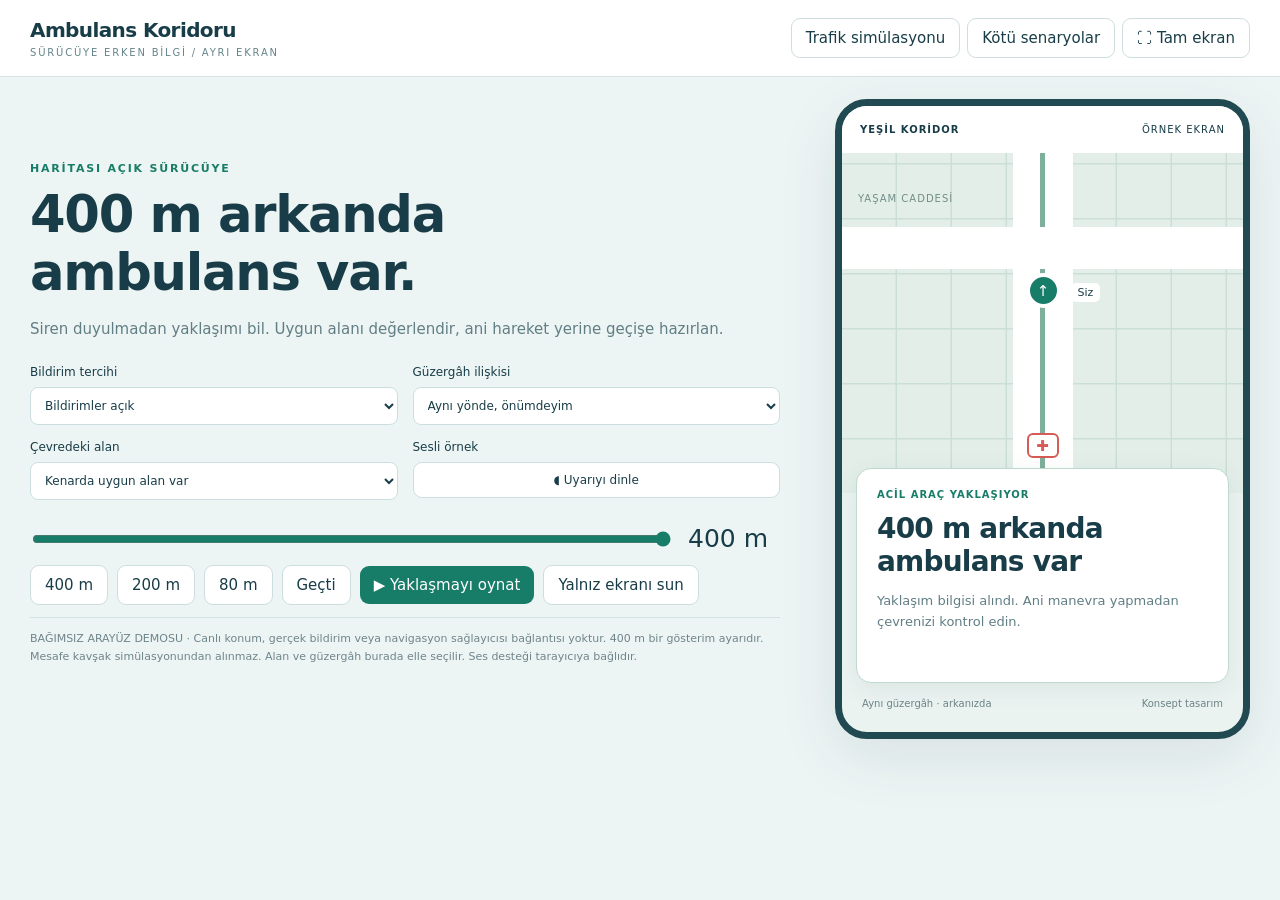
<file: navigasyon.html>
<!doctype html><html lang="tr"><head><meta charset="utf-8"><meta name="viewport" content="width=device-width,initial-scale=1"><title>Ambulans Koridoru · Navigasyon Ekranı</title><link rel="stylesheet" href="sayfalar.css"></head><body>
<header><div><strong>Ambulans Koridoru</strong><small>SÜRÜCÜYE ERKEN BİLGİ / AYRI EKRAN</small></div><nav><a class="link" href="./">Trafik simülasyonu</a><a class="link" href="senaryolar.html">Kötü senaryolar</a><button id="controls" class="hidden">Kontrolleri göster</button><button id="full">⛶ Tam ekran</button></nav></header>
<main><div class="driver-layout"><section class="driver-copy"><div class="eyebrow">HARİTASI AÇIK SÜRÜCÜYE</div><h1>400 m arkanda<br>ambulans var.</h1><p>Siren duyulmadan yaklaşımı bil. Uygun alanı değerlendir, ani hareket yerine geçişe hazırlan.</p>
<div class="config"><label>Bildirim tercihi<select id="enabled"><option value="yes">Bildirimler açık</option><option value="no">Bildirimler kapalı</option></select></label><label>Güzergâh ilişkisi<select id="route"><option value="same">Aynı yönde, önümdeyim</option><option value="opposite">Ayrılmış karşı yöndeyim</option></select></label><label>Çevredeki alan<select id="space"><option value="open">Kenarda uygun alan var</option><option value="blocked">Tek şerit / park, alan yok</option><option value="pedestrian">Yaya geçişi var</option></select></label><label>Sesli örnek<button id="speak">◖ Uyarıyı dinle</button></label></div>
<div class="distance"><input id="distance" aria-label="Ambulansın gerideki mesafesi" type="range" min="0" max="400" value="400"><output id="meters">400 m</output></div><div class="toolbar"><button data-distance="400">400 m</button><button data-distance="200">200 m</button><button data-distance="80">80 m</button><button data-distance="0">Geçti</button><button id="play" class="primary">▶ Yaklaşmayı oynat</button><button id="present">Yalnız ekranı sun</button></div><p id="status" class="muted" aria-live="polite"></p>
<p class="footnote">BAĞIMSIZ ARAYÜZ DEMOSU · Canlı konum, gerçek bildirim veya navigasyon sağlayıcısı bağlantısı yoktur. 400 m bir gösterim ayarıdır. Mesafe kavşak simülasyonundan alınmaz. Alan ve güzergâh burada elle seçilir. Ses desteği tarayıcıya bağlıdır.</p></section>
<section class="phone" aria-label="Sürücünün navigasyon ekranı"><div class="phone-top"><b>YEŞİL KORİDOR</b><span>ÖRNEK EKRAN</span></div><div class="phone-map"><div class="road"></div><div class="crossroad"></div><span class="street">YAŞAM CADDESİ</span><div class="you">↑</div><span class="you-label">Siz</span><div id="ambulance" class="ambulance">✚</div></div><div class="banner"><div class="tag" id="tag"></div><h2 id="title"></h2><p id="message"></p></div><div class="phone-bottom"><span id="relation"></span><span>Konsept tasarım</span></div></section></div></main><script src="navigasyon.js"></script></body></html>
</file>
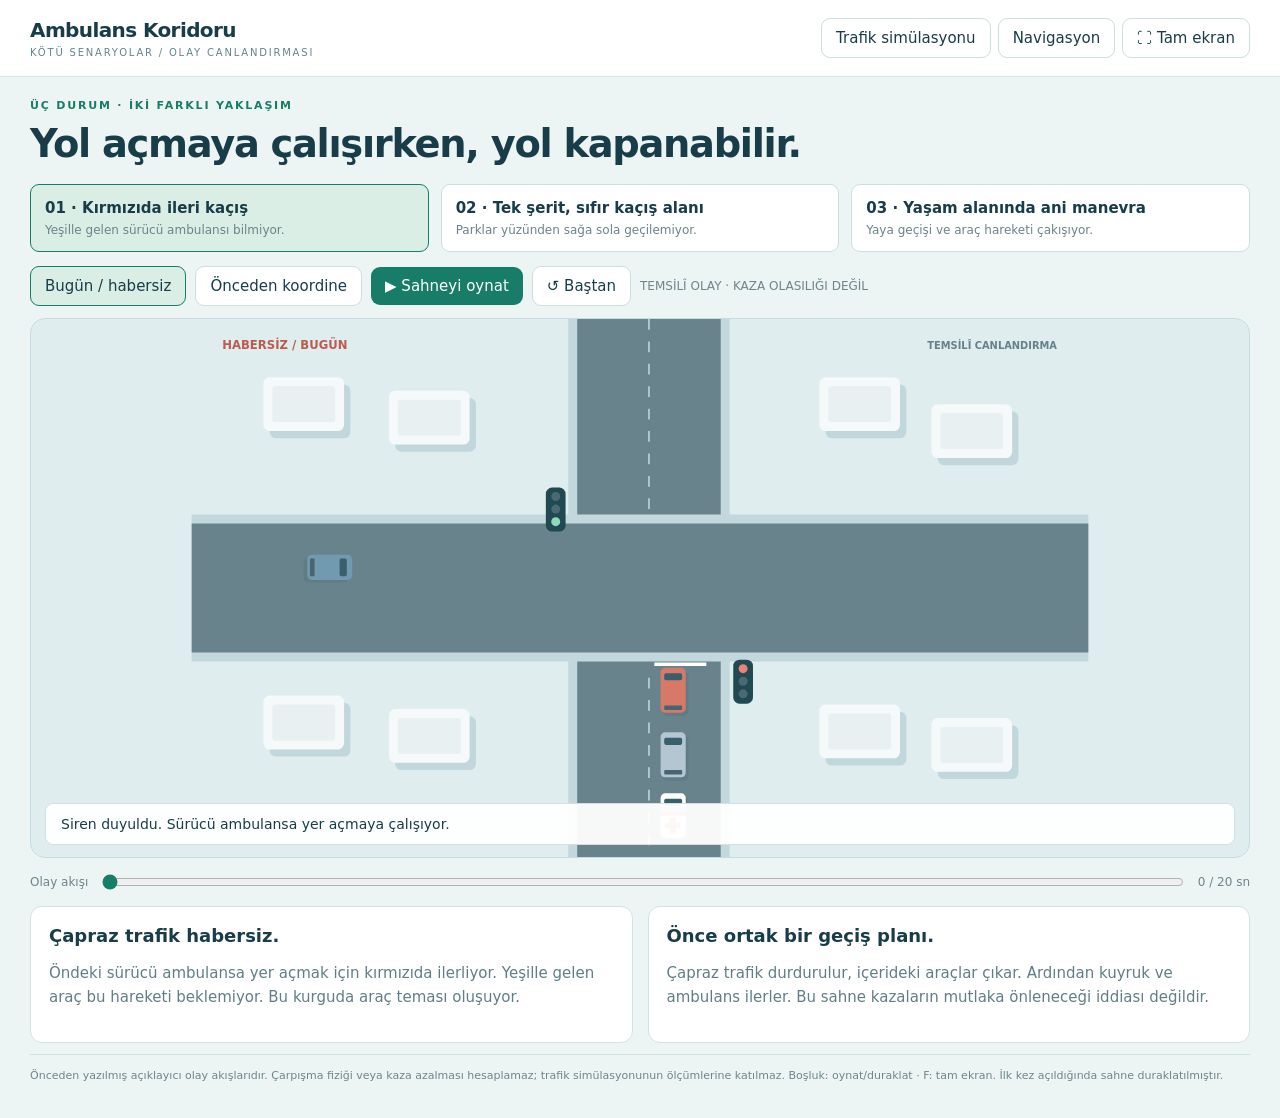
<file: senaryolar.html>
<!doctype html><html lang="tr"><head><meta charset="utf-8"><meta name="viewport" content="width=device-width,initial-scale=1"><title>Ambulans Koridoru · Kötü Senaryolar</title><link rel="stylesheet" href="sayfalar.css"></head><body>
<header><div><strong>Ambulans Koridoru</strong><small>KÖTÜ SENARYOLAR / OLAY CANLANDIRMASI</small></div><nav><a class="link" href="./">Trafik simülasyonu</a><a class="link" href="navigasyon.html">Navigasyon</a><button id="full">⛶ Tam ekran</button></nav></header>
<main><div class="eyebrow">ÜÇ DURUM · İKİ FARKLI YAKLAŞIM</div><h1>Yol açmaya çalışırken, yol kapanabilir.</h1>
<div class="choices"><button data-scene="crossing" class="active"><b>01 · Kırmızıda ileri kaçış</b><span>Yeşille gelen sürücü ambulansı bilmiyor.</span></button><button data-scene="narrow"><b>02 · Tek şerit, sıfır kaçış alanı</b><span>Parklar yüzünden sağa sola geçilemiyor.</span></button><button data-scene="residential"><b>03 · Yaşam alanında ani manevra</b><span>Yaya geçişi ve araç hareketi çakışıyor.</span></button></div>
<div class="toolbar"><button id="today" class="active">Bugün / habersiz</button><button id="coordinated">Önceden koordine</button><button id="play" class="primary">▶ Sahneyi oynat</button><button id="reset">↺ Baştan</button><span class="muted">TEMSİLÎ OLAY · KAZA OLASILIĞI DEĞİL</span></div>
<div class="stage"><canvas id="scene" role="img" aria-label="Seçili olayın canlandırması"></canvas><div id="caption" class="caption"></div></div><div class="scrub"><span class="muted">Olay akışı</span><input id="time" aria-label="Olay zamanı" type="range" min="0" max="20" step=".1" value="0"><span class="muted" id="timeLabel">0 / 20 sn</span></div>
<div class="explain"><article class="panel"><h2 id="problem"></h2><p id="problemText"></p></article><article class="panel"><h2 id="response"></h2><p id="responseText"></p></article></div>
<p class="footnote">Önceden yazılmış açıklayıcı olay akışlarıdır. Çarpışma fiziği veya kaza azalması hesaplamaz; trafik simülasyonunun ölçümlerine katılmaz. Boşluk: oynat/duraklat · F: tam ekran. İlk kez açıldığında sahne duraklatılmıştır.</p></main><script src="senaryolar.js"></script></body></html>
</file>
<file: sayfalar.css>
*{box-sizing:border-box}html,body{margin:0;min-height:100%;background:#edf4f4;color:#183d48;font:15px system-ui,Segoe UI,sans-serif}button,select,input{font:inherit}button,a{touch-action:manipulation}button,.link{border:1px solid #cededf;border-radius:9px;background:white;padding:10px 14px;color:#183d48;text-decoration:none;cursor:pointer}button:hover,.link:hover{background:#dceee7}button:disabled{opacity:.45;cursor:default}:focus-visible{outline:3px solid #d76b5d;outline-offset:3px}header{display:flex;align-items:center;justify-content:space-between;gap:18px;padding:18px 30px;background:white;border-bottom:1px solid #d6e3e4}header strong{font-size:20px;letter-spacing:-.6px}header small{display:block;font-size:10px;letter-spacing:1.8px;color:#65848b;margin-top:5px}nav{display:flex;gap:7px;flex-wrap:wrap}main{max-width:1450px;padding:22px 30px;margin:auto}h1{font-size:clamp(28px,3vw,44px);letter-spacing:-1.3px;line-height:1.15;margin:0 0 14px}h2{font-size:18px;margin:0 0 10px}p{color:#617e85;line-height:1.6}.muted{font-size:12px;color:#6e858a}.eyebrow{font-size:11px;letter-spacing:1.8px;color:#187d68;font-weight:700;margin-bottom:10px}.primary{background:#187d68;color:white;border:0}.primary:hover{background:#146753}.active{background:#dbeee5!important;border-color:#187d68!important}.hidden{display:none!important}.choices{display:grid;grid-template-columns:repeat(3,1fr);gap:12px;margin:18px 0 14px}.choices button{text-align:left;padding:14px}.choices b,.choices span{display:block}.choices span{font-size:12px;color:#6b8389;margin-top:6px}.toolbar{display:flex;gap:9px;align-items:center;flex-wrap:wrap;margin:12px 0}.stage{position:relative;height:calc(100dvh - 360px);min-height:340px;max-height:650px;border:1px solid #c7dce0;border-radius:15px;overflow:hidden;background:#dfedef}canvas{display:block;width:100%;height:100%}.caption{position:absolute;left:14px;right:14px;bottom:12px;background:#fffffff2;border:1px solid #d2e0e2;border-radius:8px;padding:12px 15px;font-size:14px}.scrub{display:flex;align-items:center;gap:12px;margin:14px 0}.scrub input{flex:1;accent-color:#187d68}.explain{display:grid;grid-template-columns:1fr 1fr;gap:15px}.panel{border:1px solid #d4e1e2;border-radius:12px;background:white;padding:18px}.footnote{font-size:11px;color:#6e858b;line-height:1.6;border-top:1px solid #d4e1e2;padding-top:12px}.driver-layout{display:grid;grid-template-columns:minmax(0,1fr) minmax(320px,415px);gap:55px;align-items:center}.driver-copy h1{font-size:clamp(32px,4vw,58px)}.config{display:grid;grid-template-columns:1fr 1fr;gap:15px;margin:24px 0}.config label{display:flex;flex-direction:column;gap:8px;font-size:12px}.config select{padding:10px;border:1px solid #ccdfe0;border-radius:8px;background:white;color:#183d48}.distance{display:flex;gap:15px;align-items:center}.distance input{flex:1;accent-color:#187d68}.distance output{font-size:25px;min-width:92px}.phone{border:7px solid #214951;border-radius:32px;overflow:hidden;background:#ebf3f1;min-height:640px;box-shadow:0 18px 60px #173e4818}.phone-top{display:flex;justify-content:space-between;background:white;padding:18px;font-size:10px;letter-spacing:1px}.phone-map{height:340px;position:relative;overflow:hidden;background:repeating-linear-gradient(0deg,transparent,transparent 53px,#cbded8 54px,#cbded8 55px),repeating-linear-gradient(90deg,#e3eee9,#e3eee9 53px,#cbded8 54px,#cbded8 55px)}.road{position:absolute;left:calc(50% - 30px);width:60px;height:100%;background:white}.road:after{content:'';position:absolute;left:27px;top:0;width:5px;height:100%;background:#7eaf9b}.crossroad{position:absolute;left:0;right:0;top:74px;height:42px;background:white}.you{position:absolute;left:calc(50% - 17px);top:120px;background:#187d68;color:white;width:35px;height:35px;border:4px solid white;border-radius:50%;display:grid;place-items:center;z-index:2}.you-label{position:absolute;left:calc(50% + 28px);top:130px;padding:3px 7px;background:white;border-radius:5px;font-size:11px}.ambulance{position:absolute;left:calc(50% - 16px);top:270px;background:white;border:2px solid #d65a55;color:#d65a55;width:32px;height:25px;border-radius:6px;display:grid;place-items:center;font-weight:900}.street{position:absolute;left:16px;top:40px;font-size:10px;letter-spacing:1px;color:#738d87}.banner{position:relative;margin:-25px 14px 15px;min-height:215px;border:1px solid #bfd9cc;border-radius:15px;background:white;padding:20px;box-shadow:0 6px 25px #214c4114}.banner .tag{font-size:10px;letter-spacing:1px;font-weight:700;color:#187d68}.banner h2{font-size:28px;letter-spacing:-.8px;margin:12px 0 9px}.banner p{font-size:13px}.phone-bottom{display:flex;justify-content:space-between;padding:0 20px 20px;font-size:10px;color:#6c8489}.screen-only .driver-copy{display:none}.screen-only .driver-layout{display:flex;justify-content:center}.screen-only .phone{width:min(440px,90vw);min-height:calc(100dvh - 145px)}.screen-only .phone-map{height:calc(100dvh - 460px);min-height:260px}@media(max-width:760px){header{padding:14px;flex-wrap:wrap}nav a,nav button{font-size:11px;padding:8px}main{padding:20px 14px}.choices{grid-template-columns:1fr;gap:7px}.choices button{padding:10px}.choices span{font-size:11px}.stage{height:350px;min-height:350px}.caption{font-size:11px;padding:9px}.explain,.driver-layout{grid-template-columns:1fr}.driver-layout{gap:25px}.phone{max-width:410px;justify-self:center;width:100%}.toolbar button{font-size:12px;padding:9px}.toolbar .muted{width:100%}.driver-copy h1{font-size:36px}}@media(prefers-reduced-motion:reduce){*{transition:none!important;scroll-behavior:auto!important}}
</file>
